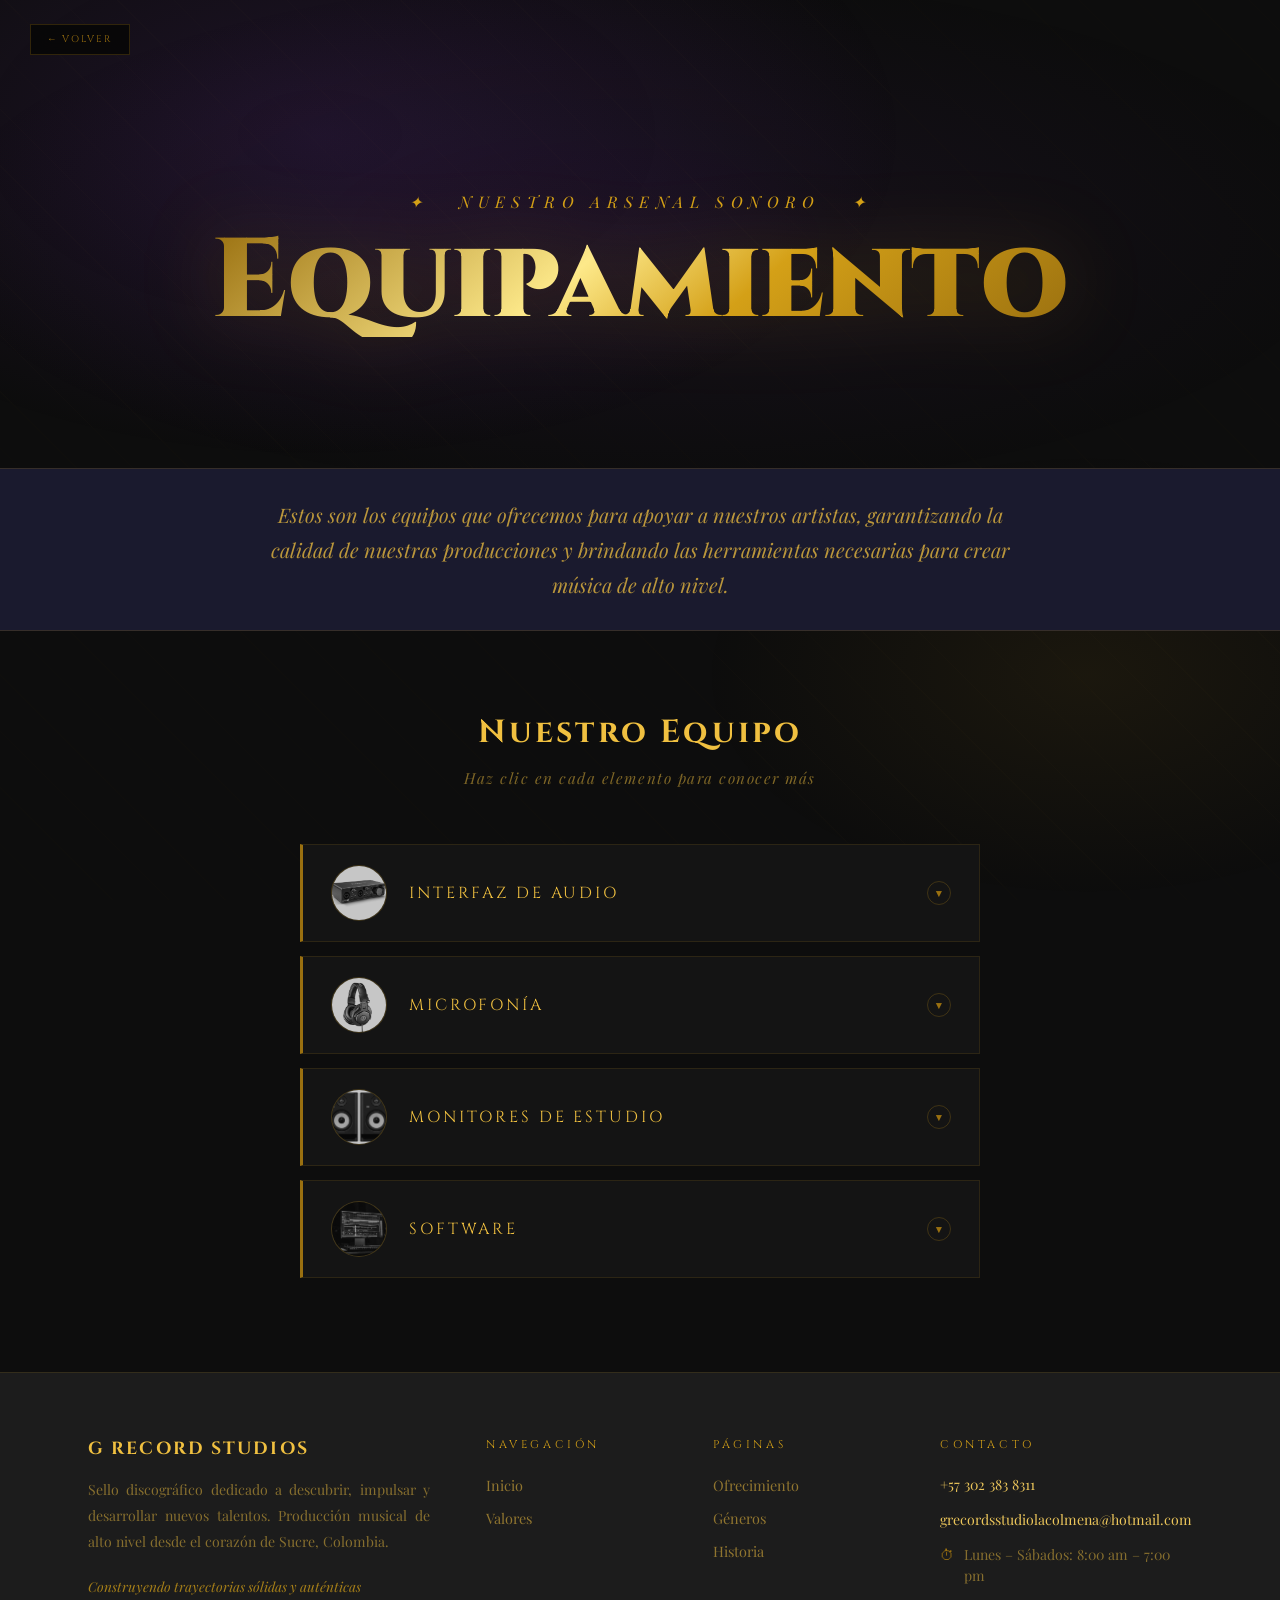
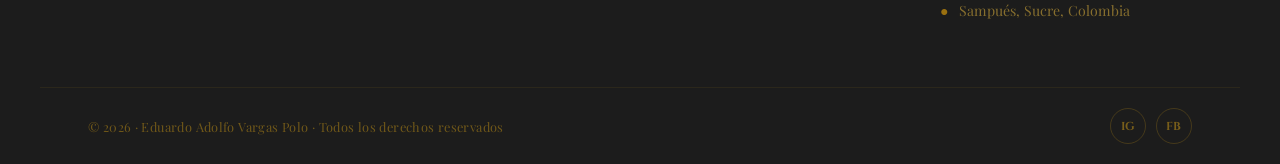
<file: equipamiento.html>
<!DOCTYPE html>
<html lang="es">
<head>
    <meta charset="UTF-8">
    <meta name="viewport" content="width=device-width, initial-scale=1.0">
    <title>Equipamiento — G Records Studios</title>
    <link href="https://fonts.googleapis.com/css2?family=Cinzel:wght@400;700;900&family=Playfair+Display:ital,wght@0,300;0,400;0,700;1,300;1,400&display=swap" rel="stylesheet"/>
    <link rel="stylesheet" href="equipo.css"/>
</head>
<body>

    <!-- Botón volver -->
    <a href="index.html" class="boton-volver">&#8592; Volver</a>

    <!-- CABECERA -->
    <header class="cabecera">
        <p class="subtitulo-pequeno">✦ &nbsp; Nuestro arsenal sonoro &nbsp; ✦</p>
        <h1 class="titulo-pagina">Equipamiento</h1>
    </header>

    <!-- BANDA INTRO -->
    <div class="banda-intro">
        <p>Estos son los equipos que ofrecemos para apoyar a nuestros artistas, garantizando la calidad de nuestras producciones y brindando las herramientas necesarias para crear música de alto nivel.</p>
    </div>

    <!-- LISTA DE EQUIPOS -->
    <section class="seccion-equipos">
        <h2 class="titulo-seccion">Nuestro Equipo</h2>
        <p class="subtitulo-seccion">Haz clic en cada elemento para conocer más</p>

        <!-- Ítem 1: Interfaz -->
        <div class="equipo-item" onclick="toggleEquipo(this)">
            <div class="equipo-cabecera">
                <div class="equipo-icono-wrap">
                    <img src="scarlet.png" alt="Scarlett Focusrite">
                </div>
                <div class="equipo-nombre">Interfaz de Audio</div>
                <div class="equipo-flecha">▼</div>
            </div>
            <div class="equipo-descripcion">
                <p><strong style="color:var(--dorado-claro)">Scarlett Focusrite</strong> — La serie de interfaces de audio USB más vendida del mundo para home studios, podcasts y productores musicales. Ofrece preamplis de alta calidad, baja latencia y conversión de audio de 24 bits que garantizan capturas cristalinas en cada sesión.</p>
            </div>
        </div>

        <!-- Ítem 2: Microfonía -->
        <div class="equipo-item" onclick="toggleEquipo(this)">
            <div class="equipo-cabecera">
                <div class="equipo-icono-wrap">
                    <img src="audiotecna.jpg" alt="Audio Técnica">
                </div>
                <div class="equipo-nombre">Microfonía</div>
                <div class="equipo-flecha">▼</div>
            </div>
            <div class="equipo-descripcion">
                <p><strong style="color:var(--dorado-claro)">Audio Técnica</strong> — Una de las marcas japonesas más prestigiosas a nivel mundial en el diseño y fabricación de equipos de audio profesional y de consumo masivo. Sus micrófonos de condensador son referencia en grabación vocal y de instrumentos en estudios de todo el mundo.</p>
            </div>
        </div>

        <!-- Ítem 3: Monitores -->
        <div class="equipo-item" onclick="toggleEquipo(this)">
            <div class="equipo-cabecera">
                <div class="equipo-icono-wrap">
                    <img src="krk.jpg" alt="KRK Rokit">
                </div>
                <div class="equipo-nombre">Monitores de Estudio</div>
                <div class="equipo-flecha">▼</div>
            </div>
            <div class="equipo-descripcion">
                <p><strong style="color:var(--dorado-claro)">KRK Rokit</strong> — Herramientas de referencia diseñadas principalmente para la producción musical, mezcla, masterización y creación de contenido. Su respuesta de frecuencia amplia y fiel permite tomar decisiones de mezcla precisas que se traducen bien en cualquier sistema de reproducción.</p>
            </div>
        </div>

        <!-- Ítem 4: Software -->
        <div class="equipo-item" onclick="toggleEquipo(this)">
            <div class="equipo-cabecera">
                <div class="equipo-icono-wrap">
                    <img src="studiocube.jpg" alt="FL Studio y Cubase">
                </div>
                <div class="equipo-nombre">Software</div>
                <div class="equipo-flecha">▼</div>
            </div>
            <div class="equipo-descripcion">
                <p><strong style="color:var(--dorado-claro)">FL Studio & Cubase</strong> — Dos de las estaciones de trabajo de audio digital más potentes del mercado. FL Studio destaca por su interfaz intuitiva y actualizaciones gratuitas de por vida, mientras que Cubase es el estándar de la industria para edición MIDI avanzada y grabación multipista profesional.</p>
            </div>
        </div>

    </section>

    <!-- PIE DE PÁGINA -->
    <footer>
        <div class="footer-columnas">

            <div class="footer-marca">
                <div class="footer-nombre">G RECORD STUDIOS</div>
                <p class="footer-descripcion">
                    Sello discográfico dedicado a descubrir, impulsar y desarrollar nuevos talentos.
                    Producción musical de alto nivel desde el corazón de Sucre, Colombia.
                </p>
                <span class="footer-slogan">Construyendo trayectorias sólidas y auténticas</span>
            </div>

            <div>
                <div class="footer-titulo-columna">Navegación</div>
                <ul class="footer-nav">
                    <li><a href="index.html#inicio">Inicio</a></li>
                    <li><a href="index.html#valores">Valores</a></li>
                </ul>
            </div>

            <div>
                <div class="footer-titulo-columna">Páginas</div>
                <ul class="footer-nav">
                    <li><a href="index.html#ofrecemos">Ofrecimiento</a></li>
                    <li><a href="index.html#generos">Géneros</a></li>
                    <li><a href="historia.html">Historia</a></li>
                </ul>
            </div>

              <div>
                <div class="footer-titulo-columna">Contacto</div>
                <div class="footer-dato">
                      <span><a href="https://wa.me/57 302 383 8311"style="color: rgb(235, 197, 90) ; text-decoration:none;">+57 302 383 8311</a> </span>
                </div>
                <div class="footer-dato">
                  <span><a href="mailto:grecordsstudiolacolmena@hotmail.com" style="color: rgb(235, 197, 90) ; text-decoration:none;">grecordsstudiolacolmena@hotmail.com</a></span>
                </div>
                <div class="footer-dato">
                    <span>&#9201;</span><span>Lunes – Sábados: 8:00 am – 7:00 pm</span>
                </div>
                <div class="footer-dato">
                    <span>&#9679;</span><span>Sampués, Sucre, Colombia</span>
                </div>
            </div>

        </div>

        <div class="footer-barra-inferior">
            <p>© 2026 · Eduardo Adolfo Vargas Polo · Todos los derechos reservados</p>
            <div class="footer-redes">
                <a href="https://www.instagram.com/grecordsstudio/" title="Instagram">IG</a>
                <a href="https://www.facebook.com/grecordsstudioworld/" title="Facebook">FB</a>
            </div>
        </div>
    </footer>

    <script src="equipo.js"></script>

</body>
</html>
</file>
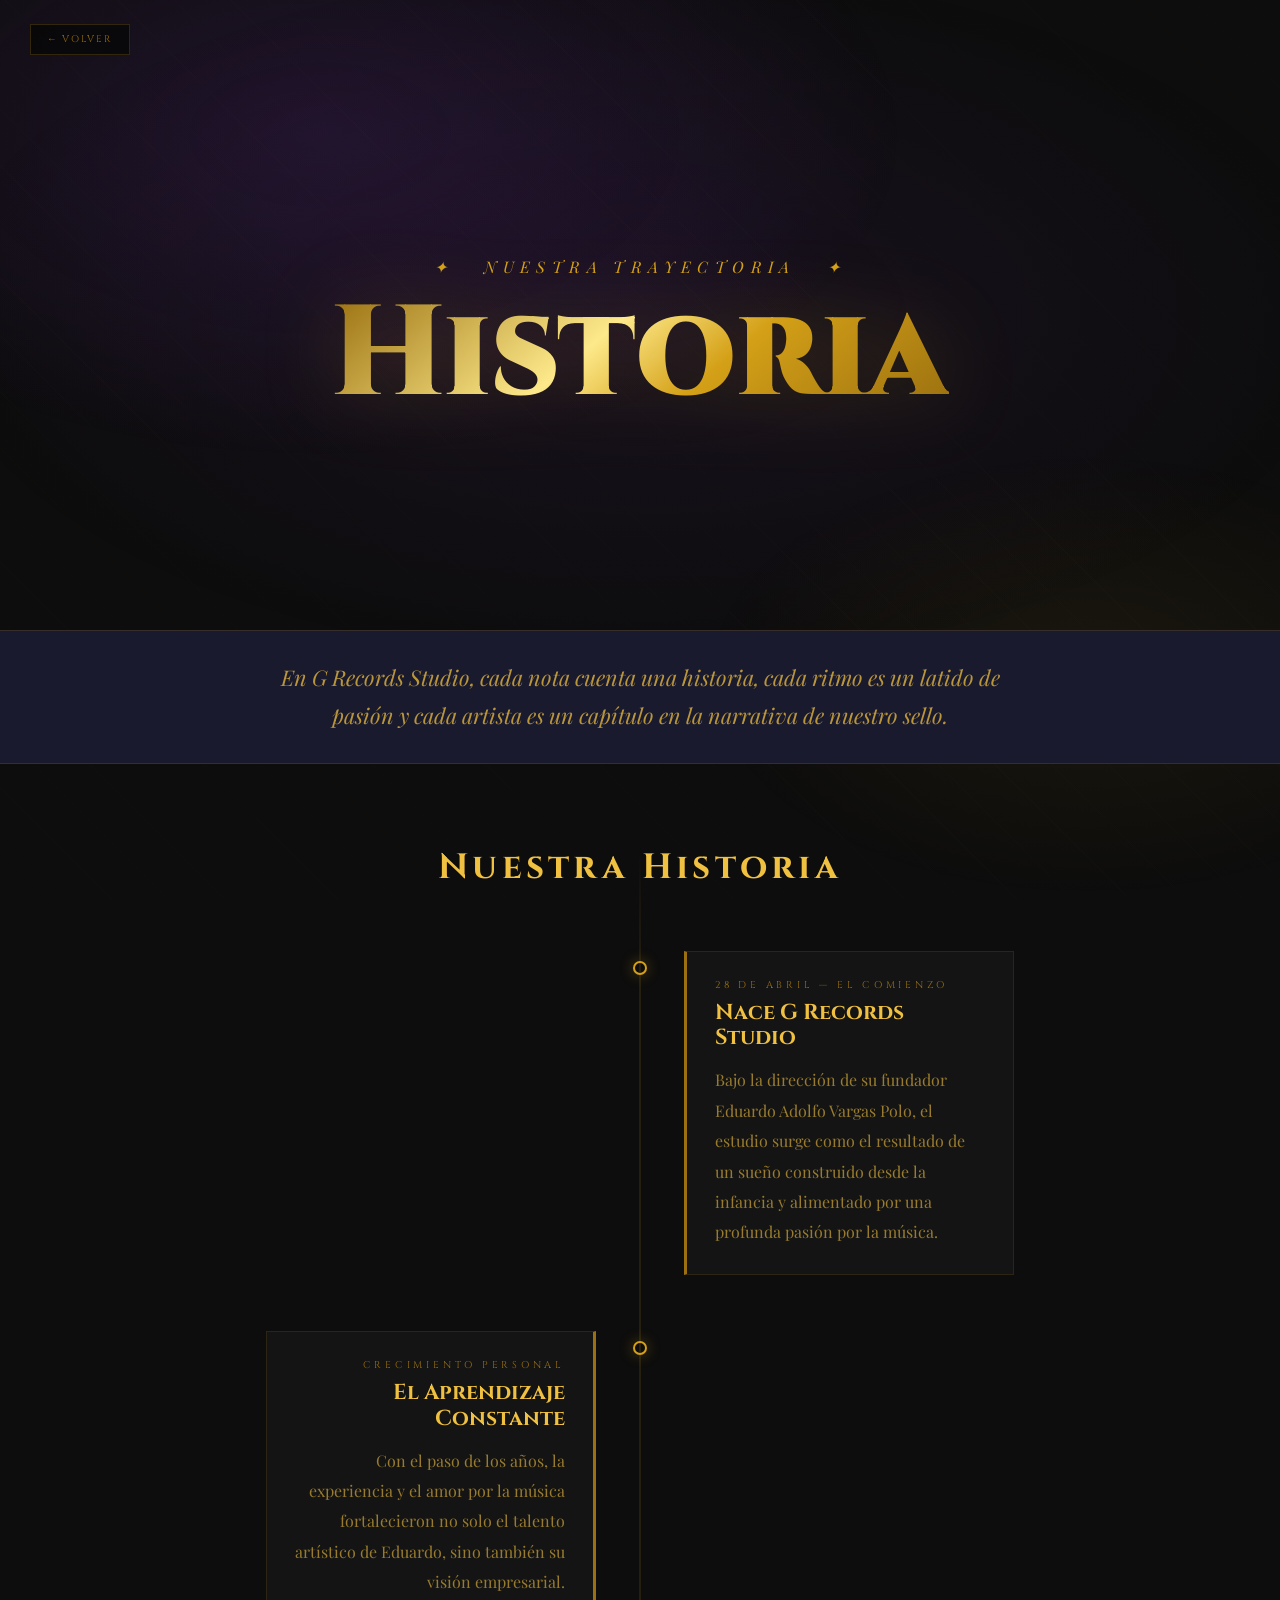
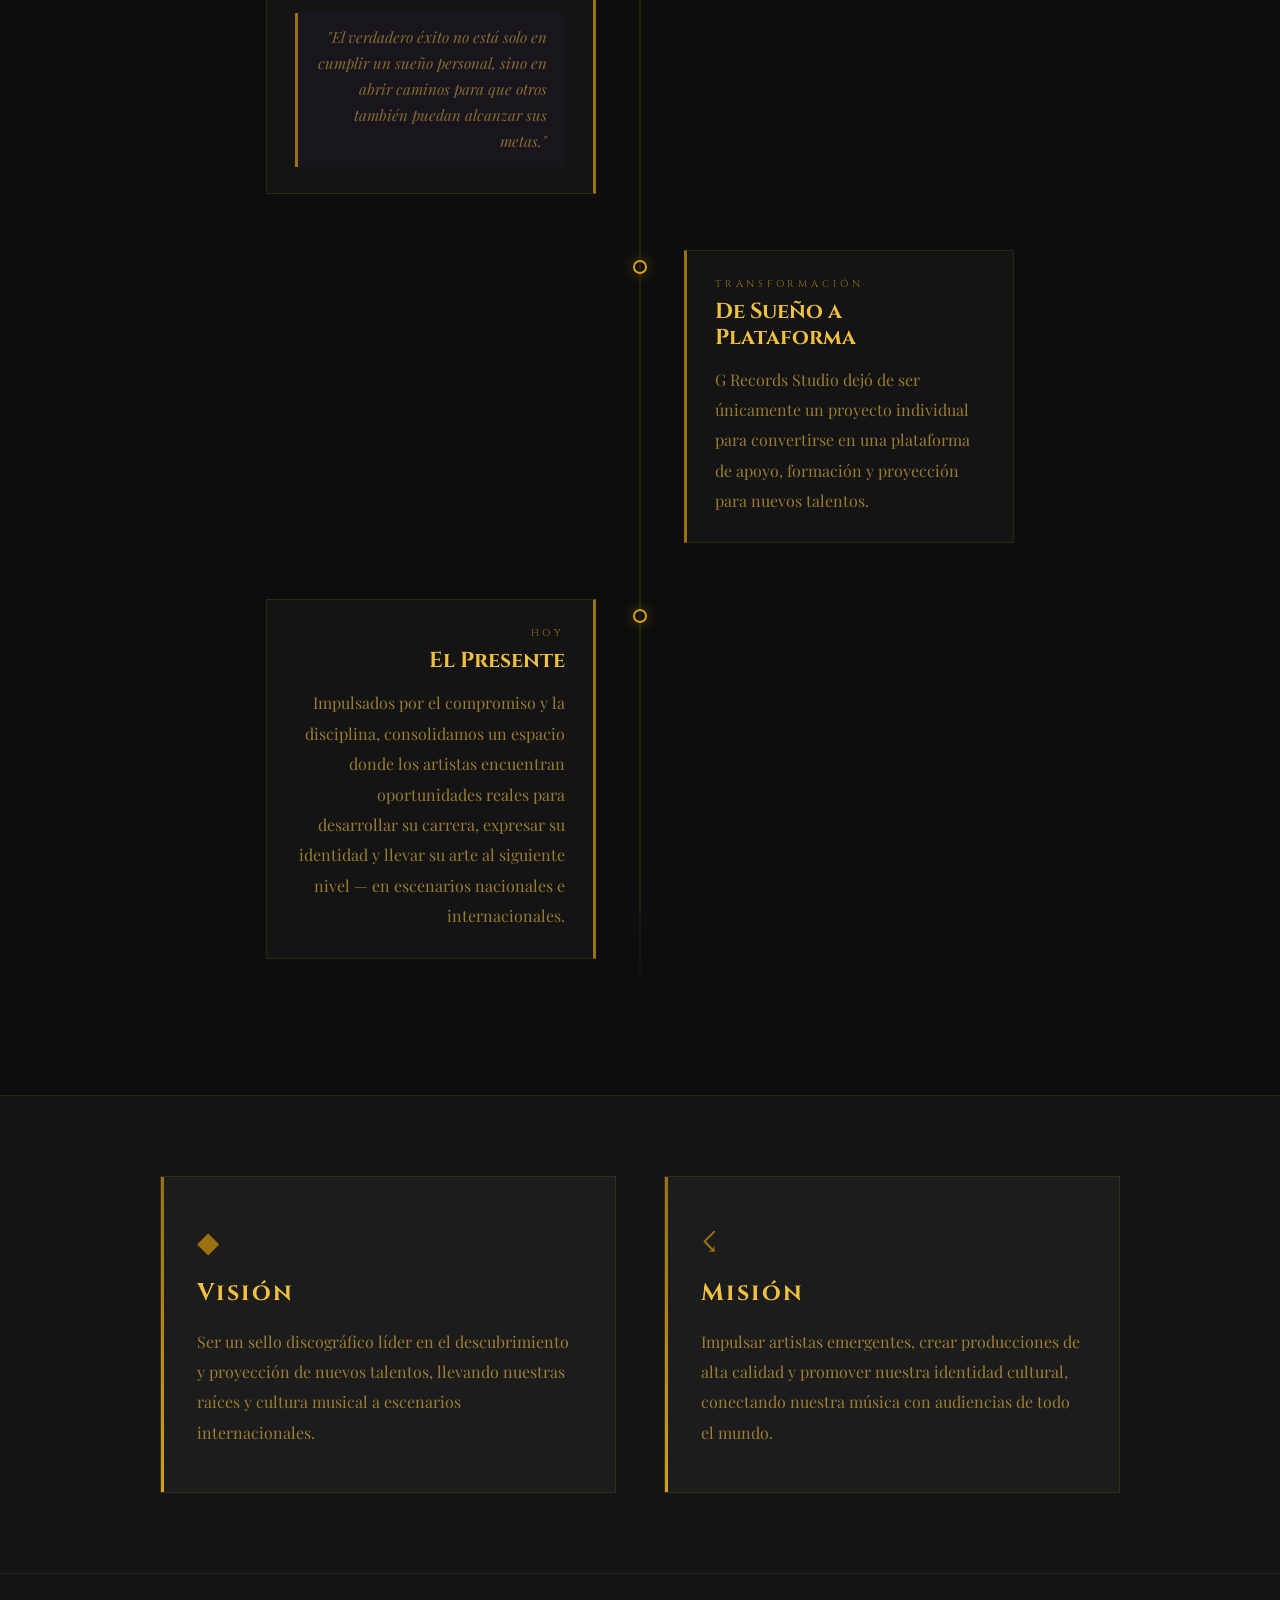
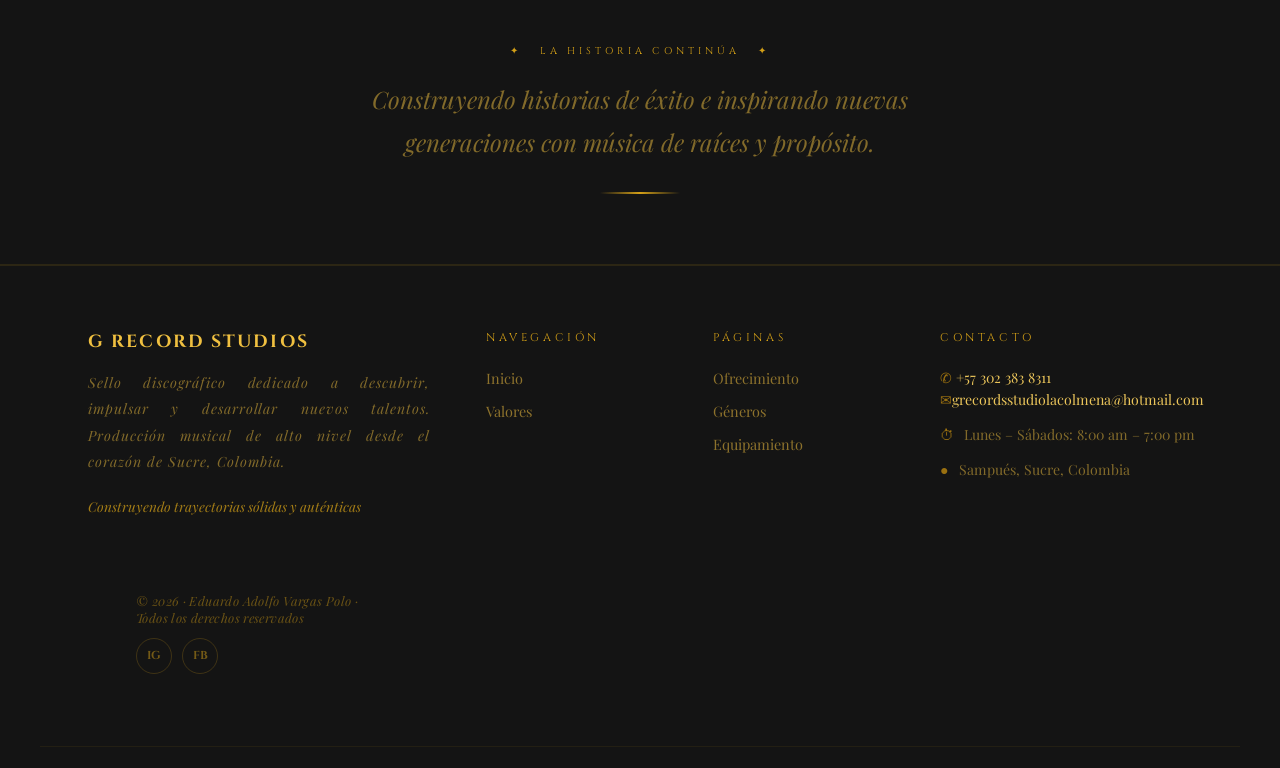
<file: historia.html>
<!DOCTYPE html>
<html lang="es">
<head>
  <meta charset="UTF-8"/>
  <meta name="viewport" content="width=device-width, initial-scale=1.0"/>
  <title>Historia — G Records Studios</title>
  <link href="https://fonts.googleapis.com/css2?family=Cinzel:wght@400;700;900&family=Playfair+Display:ital,wght@0,300;0,400;0,700;1,300;1,400&display=swap" rel="stylesheet"/>
  <link rel="stylesheet" href="historia.css"/>
  <style>
    /* ── Línea de tiempo ─────────────────────────────── */
    .timeline {
      position: relative;
      z-index: 1;
      max-width: 860px;
      margin: 0 auto;
      padding: 80px 40px;
    }

    /* línea central vertical */
    .timeline::before {
      content: '';
      position: absolute;
      left: 50%;
      top: 80px;
      bottom: 80px;
      width: 1px;
      transform: translateX(-50%);
      background: linear-gradient(180deg,
        transparent,
        rgba(212,160,23,.25) 8%,
        rgba(212,160,23,.25) 92%,
        transparent);
    }

    .tl-titulo-seccion {
      font-family: 'Cinzel', serif;
      font-weight: 700;
      font-size: clamp(1.6rem, 3vw, 2.2rem);
      color: var(--dorado-claro);
      text-align: center;
      margin-bottom: 60px;
      letter-spacing: 0.12em;
    }

    /* Cada nodo de la línea de tiempo */
    .tl-nodo {
      display: grid;
      grid-template-columns: 1fr 56px 1fr;
      align-items: start;
      gap: 0;
      margin-bottom: 56px;
      opacity: 0;
      transform: translateY(28px);
      transition: opacity 0.8s ease, transform 0.8s ease;
    }

    .tl-nodo.visible {
      opacity: 1;
      transform: none;
    }

    /* Nodos pares → texto a la derecha, vacío a la izquierda */
    .tl-nodo.derecha .tl-contenido { grid-column: 3; grid-row: 1; }
    .tl-nodo.derecha .tl-punto-col { grid-column: 2; grid-row: 1; }
    .tl-nodo.derecha .tl-vacio     { grid-column: 1; grid-row: 1; }

    /* Nodos impares → texto a la izquierda, vacío a la derecha */
    .tl-nodo.izquierda .tl-contenido { grid-column: 1; grid-row: 1; text-align: right; }
    .tl-nodo.izquierda .tl-punto-col { grid-column: 2; grid-row: 1; }
    .tl-nodo.izquierda .tl-vacio     { grid-column: 3; grid-row: 1; }

    /* Columna del punto central */
    .tl-punto-col {
      display: flex;
      flex-direction: column;
      align-items: center;
      padding-top: 10px;
    }

    .tl-punto {
      width: 14px; height: 14px;
      border-radius: 50%;
      border: 2px solid var(--dorado);
      background: var(--negro);
      box-shadow: 0 0 14px rgba(212,160,23,.35);
      flex-shrink: 0;
    }

    /* Tarjeta de contenido */
    .tl-contenido {
      background: var(--negro-2);
      border: 1px solid rgba(212,160,23,.12);
      padding: 26px 28px;
      margin: 0 16px;
      position: relative;
    }

    .tl-nodo.derecha .tl-contenido {
      border-left: 3px solid var(--dorado-oscuro);
    }

    .tl-nodo.izquierda .tl-contenido {
      border-right: 3px solid var(--dorado-oscuro);
    }

    .tl-etiqueta {
      font-family: 'Cinzel', serif;
      font-size: 0.62rem;
      letter-spacing: 0.38em;
      text-transform: uppercase;
      color: var(--dorado-oscuro);
      margin-bottom: 8px;
      display: block;
    }

    .tl-titulo {
      font-family: 'Cinzel', serif;
      font-weight: 700;
      font-size: clamp(1rem, 2vw, 1.35rem);
      color: var(--dorado-claro);
      margin-bottom: 14px;
      line-height: 1.2;
    }

    .tl-texto {
      font-weight: 300;
      font-size: clamp(0.9rem, 1.6vw, 1rem);
      line-height: 1.9;
      color: rgba(240,192,64,.6);
    }

    /* Cita dentro de la tarjeta */
    .tl-cita {
      border-left: 3px solid var(--dorado-oscuro);
      padding: 12px 18px;
      margin-top: 16px;
      background: rgba(107,47,160,.06);
      font-style: italic;
      font-size: 0.95rem;
      color: rgba(240,192,64,.5);
      line-height: 1.7;
    }

    /* ── Sección Visión / Misión ─────────────────────── */
    .vm-seccion {
      position: relative; z-index: 1;
      background: var(--negro-2);
      border-top: 1px solid rgba(212,160,23,.1);
      padding: 80px 40px;
    }

    .vm-grid {
      max-width: 960px;
      margin: 0 auto;
      display: grid;
      grid-template-columns: 1fr 1fr;
      gap: 48px;
    }

    .vm-tarjeta {
      background: var(--negro-3);
      border: 1px solid rgba(212,160,23,.12);
      padding: 44px 36px;
      position: relative;
      transition: box-shadow 0.3s;
    }

    .vm-tarjeta::before {
      content: '';
      position: absolute;
      top: 0; left: 0;
      width: 3px; height: 100%;
      background: linear-gradient(180deg, var(--dorado-oscuro), var(--dorado));
    }

    .vm-tarjeta:hover {
      box-shadow: 0 0 40px rgba(212,160,23,.08);
    }

    .vm-icono {
      font-size: 1.8rem;
      margin-bottom: 18px;
      display: block;
      color: var(--dorado-oscuro);
    }

    .vm-titulo {
      font-family: 'Cinzel', serif;
      font-weight: 700;
      font-size: clamp(1.1rem, 2vw, 1.5rem);
      color: var(--dorado-claro);
      margin-bottom: 18px;
      letter-spacing: 0.1em;
    }

    .vm-texto {
      font-weight: 300;
      font-size: clamp(0.9rem, 1.5vw, 1rem);
      line-height: 1.9;
      color: rgba(240,192,64,.6);
    }

    @media (max-width: 760px) {
      .timeline::before { display: none; }
      .tl-nodo {
        display: block;
        padding-left: 0;
      }
      .tl-punto-col { display: none; }
      .tl-contenido { margin: 0 0 8px; text-align: left !important; }
      .tl-nodo.derecha .tl-contenido,
      .tl-nodo.izquierda .tl-contenido {
        border-left: 3px solid var(--dorado-oscuro);
        border-right: none;
      }
      .vm-grid { grid-template-columns: 1fr; }
      .timeline { padding: 60px 22px; }
    }
  </style>
</head>
<body>

  <!-- Botón volver -->
  <a href="index.html" class="boton-volver">&#8592; Volver</a>

  <!-- CABECERA -->
  <header class="cabecera">
    <p class="subtitulo-pequeno">✦ &nbsp; Nuestra trayectoria &nbsp; ✦</p>
    <h1 class="titulo-pagina">Historia</h1>
  </header>

  <!-- BANDA INTRODUCTORIA -->
  <div class="banda-intro">
    <p>En G Records Studio, cada nota cuenta una historia, cada ritmo es un latido de pasión y cada artista es un capítulo en la narrativa de nuestro sello.</p>
  </div>

  <!-- LÍNEA DE TIEMPO -->
  <section class="timeline">
    <h2 class="tl-titulo-seccion">Nuestra Historia</h2>

    <!-- Nodo 1 — derecha -->
    <div class="tl-nodo derecha">
      <div class="tl-vacio"></div>
      <div class="tl-punto-col"><div class="tl-punto"></div></div>
      <div class="tl-contenido">
        <span class="tl-etiqueta">28 de Abril — El comienzo</span>
        <h3 class="tl-titulo">Nace G Records Studio</h3>
        <p class="tl-texto">Bajo la dirección de su fundador Eduardo Adolfo Vargas Polo, el estudio surge como el resultado de un sueño construido desde la infancia y alimentado por una profunda pasión por la música.</p>
      </div>
    </div>

    <!-- Nodo 2 — izquierda -->
    <div class="tl-nodo izquierda">
      <div class="tl-contenido">
        <span class="tl-etiqueta">Crecimiento personal</span>
        <h3 class="tl-titulo">El Aprendizaje Constante</h3>
        <p class="tl-texto">Con el paso de los años, la experiencia y el amor por la música fortalecieron no solo el talento artístico de Eduardo, sino también su visión empresarial.</p>
        <div class="tl-cita">"El verdadero éxito no está solo en cumplir un sueño personal, sino en abrir caminos para que otros también puedan alcanzar sus metas."</div>
      </div>
      <div class="tl-punto-col"><div class="tl-punto"></div></div>
      <div class="tl-vacio"></div>
    </div>

    <!-- Nodo 3 — derecha -->
    <div class="tl-nodo derecha">
      <div class="tl-vacio"></div>
      <div class="tl-punto-col"><div class="tl-punto"></div></div>
      <div class="tl-contenido">
        <span class="tl-etiqueta">Transformación</span>
        <h3 class="tl-titulo">De Sueño a Plataforma</h3>
        <p class="tl-texto">G Records Studio dejó de ser únicamente un proyecto individual para convertirse en una plataforma de apoyo, formación y proyección para nuevos talentos.</p>
      </div>
    </div>

    <!-- Nodo 4 — izquierda -->
    <div class="tl-nodo izquierda">
      <div class="tl-contenido">
        <span class="tl-etiqueta">Hoy</span>
        <h3 class="tl-titulo">El Presente</h3>
        <p class="tl-texto">Impulsados por el compromiso y la disciplina, consolidamos un espacio donde los artistas encuentran oportunidades reales para desarrollar su carrera, expresar su identidad y llevar su arte al siguiente nivel — en escenarios nacionales e internacionales.</p>
      </div>
      <div class="tl-punto-col"><div class="tl-punto"></div></div>
      <div class="tl-vacio"></div>
    </div>

  </section>

  <!-- VISIÓN Y MISIÓN -->
  <section class="vm-seccion">
    <div class="vm-grid">

      <div class="vm-tarjeta">
        <span class="vm-icono">&#9670;</span>
        <h3 class="vm-titulo">Visión</h3>
        <p class="vm-texto">Ser un sello discográfico líder en el descubrimiento y proyección de nuevos talentos, llevando nuestras raíces y cultura musical a escenarios internacionales.</p>
      </div>

      <div class="vm-tarjeta">
        <span class="vm-icono">&#9735;</span>
        <h3 class="vm-titulo">Misión</h3>
        <p class="vm-texto">Impulsar artistas emergentes, crear producciones de alta calidad y promover nuestra identidad cultural, conectando nuestra música con audiencias de todo el mundo.</p>
      </div>

    </div>
  </section>

  <!-- CIERRE -->
  <div class="cierre">
    <p class="cierre-etiqueta">✦ &nbsp; La historia continúa &nbsp; ✦</p>
    <p class="cierre-texto">Construyendo historias de éxito e inspirando nuevas generaciones con música de raíces y propósito.</p>
    <div class="cierre-linea"></div>
  </div>

  <!-- PIE DE PÁGINA -->
  <footer>
    <div class="footer-columnas">

      <div>
        <div style="font-family:'Cinzel',serif;font-size:1.1rem;font-weight:700;letter-spacing:.12em;color:var(--dorado-claro);margin-bottom:16px;">G RECORD STUDIOS</div>
        <p style="font-size:.88rem;font-weight:300;line-height:1.85;color:rgba(240,192,64,.5);text-align:justify;margin-bottom:20px;">Sello discográfico dedicado a descubrir, impulsar y desarrollar nuevos talentos. Producción musical de alto nivel desde el corazón de Sucre, Colombia.</p>
        <span style="font-style:italic;font-size:.85rem;color:var(--dorado);opacity:.75;">Construyendo trayectorias sólidas y auténticas</span>
      </div>

      <div>
        <div style="font-family:'Cinzel',serif;font-size:.7rem;letter-spacing:.32em;text-transform:uppercase;color:var(--dorado);margin-bottom:22px;">Navegación</div>
        <ul style="list-style:none;display:flex;flex-direction:column;gap:12px;">
          <li><a href="index.html#inicio" style="font-size:.9rem;font-weight:300;color:rgba(240,192,64,.55);text-decoration:none;">Inicio</a></li>
          <li><a href="index.html#valores" style="font-size:.9rem;font-weight:300;color:rgba(240,192,64,.55);text-decoration:none;">Valores</a></li>
        </ul>
      </div>

      <div>
        <div style="font-family:'Cinzel',serif;font-size:.7rem;letter-spacing:.32em;text-transform:uppercase;color:var(--dorado);margin-bottom:22px;">Páginas</div>
        <ul style="list-style:none;display:flex;flex-direction:column;gap:12px;">
          <li><a href="index.html#ofrecemos" style="font-size:.9rem;font-weight:300;color:rgba(240,192,64,.55);text-decoration:none;">Ofrecimiento</a></li>
          <li><a href="index.html#generos" style="font-size:.9rem;font-weight:300;color:rgba(240,192,64,.55);text-decoration:none;">Géneros</a></li>
          <li><a href="equipamiento.html" style="font-size:.9rem;font-weight:300;color:rgba(240,192,64,.55);text-decoration:none;">Equipamiento</a></li>
        </ul>
      </div>

     <div>
        <div style="font-family:'Cinzel',serif;font-size:.7rem;letter-spacing:.32em;text-transform:uppercase;color:var(--dorado);margin-bottom:22px;">Contacto</div>
        <div style="display:flex;align-items:flex-start;gap:10px;margin-bottom:13px;color:rgba(240,192,64,.5);font-size:.88rem;font-weight:300;line-height:1.55;"><span style="flex-shrink:0;color:var(--dorado-oscuro);">&#9990; <span><a href="https://wa.me/57 302 383 8311"style="color: rgb(235, 197, 90) ; text-decoration:none;">+57 302 383 8311</a> </span>
        <div style="display:flex;align-items:flex-start;gap:10px;margin-bottom:13px;color:rgba(240,192,64,.5);font-size:.88rem;font-weight:300;line-height:1.55;"><span style="flex-shrink:0;color:var(--dorado-oscuro);">&#9993;<span><a href="mailto:grecordsstudiolacolmena@hotmail.com" style="color: rgb(235, 197, 90) ; text-decoration:none;">grecordsstudiolacolmena@hotmail.com</a></span></div>
        <div style="display:flex;align-items:flex-start;gap:10px;margin-bottom:13px;color:rgba(240,192,64,.5);font-size:.88rem;font-weight:300;line-height:1.55;"><span style="flex-shrink:0;color:var(--dorado-oscuro);">&#9201;</span><span>Lunes – Sábados: 8:00 am – 7:00 pm</span></div>
        <div style="display:flex;align-items:flex-start;gap:10px;margin-bottom:13px;color:rgba(240,192,64,.5);font-size:.88rem;font-weight:300;line-height:1.55;"><span style="flex-shrink:0;color:var(--dorado-oscuro);">&#9679;</span><span>Sampués, Sucre, Colombia</span></div>
      </div>

    </div>

    <div class="footer-barra-inferior">
      <p style="font-size:.8rem;color:rgba(212,160,23,.45);font-weight:300;letter-spacing:.03em;">© 2026 · Eduardo Adolfo Vargas Polo · Todos los derechos reservados</p>
      <div style="display:flex;gap:10px;">
        <a href="https://www.instagram.com/grecordsstudio/" style="width:36px;height:36px;border-radius:50%;border:1px solid rgba(212,160,23,.22);display:flex;align-items:center;justify-content:center;color:rgba(212,160,23,.5);font-size:.72rem;font-family:'Cinzel',serif;font-weight:700;text-decoration:none;">IG</a>
        <a href="https://www.facebook.com/grecordsstudioworld/" style="width:36px;height:36px;border-radius:50%;border:1px solid rgba(212,160,23,.22);display:flex;align-items:center;justify-content:center;color:rgba(212,160,23,.5);font-size:.72rem;font-family:'Cinzel',serif;font-weight:700;text-decoration:none;">FB</a>
      </div>
    </div>
  </footer>
// Animación scroll para los nodos de timeline
  <script src="historia.js"></script>

</body>
</html>
</file>
<file: equipo.css>
:root {
            --dorado:        #D4A017;
            --dorado-claro:  #F0C040;
            --dorado-palido: #fde98a;
            --dorado-oscuro: #9A7010;
            --negro:         #0d0d0d;
            --negro-2:       #141414;
            --negro-3:       #1c1c1c;
            --negro-4:       #232323;
            --carbon:        #1a1a2e;
        }

        *, *::before, *::after {
            margin: 0; padding: 0; box-sizing: border-box;
        }

        html { scroll-behavior: smooth; }

        body {
            background-color: var(--negro);
            color: var(--dorado-claro);
            font-family: 'Playfair Display', 'Georgia', serif;
            overflow-x: hidden;
            min-height: 100vh;
        }

        body::before {
            content: '';
            position: fixed;
            inset: 0;
            z-index: 0;
            pointer-events: none;
            background:
                radial-gradient(ellipse 70% 55% at 25% 15%, rgba(107,47,160,.18) 0%, transparent 65%),
                radial-gradient(ellipse 55% 45% at 85% 75%, rgba(212,160,23,.07) 0%, transparent 55%),
                repeating-linear-gradient(45deg, transparent 0 39px, rgba(212,160,23,.012) 39px 40px);
        }

        @keyframes fadeUp {
            from { opacity: 0; transform: translateY(24px); }
            to   { opacity: 1; transform: translateY(0); }
        }

        /* BOTÓN VOLVER */
        .boton-volver {
            position: fixed;
            top: 24px; left: 30px;
            z-index: 300;
            display: flex; align-items: center; gap: 10px;
            font-family: 'Cinzel', serif;
            font-size: 0.6rem;
            letter-spacing: 0.2em;
            text-transform: uppercase;
            color: var(--dorado-oscuro);
            text-decoration: none;
            border: 1px solid rgba(212,160,23,.2);
            padding: 8px 16px;
            background: rgba(7,7,7,.85);
            backdrop-filter: blur(10px);
            transition: color 0.3s, border-color 0.3s;
            opacity: 0;
            animation: fadeUp 0.7s ease forwards 0.2s;
        }
        .boton-volver:hover {
            color: var(--dorado-claro);
            border-color: rgba(107,47,160,.5);
        }

        /* CABECERA */
        .cabecera {
            position: relative;
            z-index: 1;
            min-height: 52vh;
            display: flex;
            flex-direction: column;
            align-items: center;
            justify-content: center;
            text-align: center;
            padding: 110px 32px 50px;
            overflow: hidden;
        }

        .cabecera::before {
            content: '';
            position: absolute;
            inset: 0;
            background: radial-gradient(ellipse 80% 80% at 50% 50%, rgba(107,47,160,.10) 0%, transparent 70%);
            pointer-events: none;
        }

        .subtitulo-pequeno {
            position: relative; z-index: 1;
            font-style: italic; font-weight: 300;
            font-size: clamp(0.8rem, 1.8vw, 1rem);
            letter-spacing: 0.4em;
            color: var(--dorado);
            text-transform: uppercase;
            margin-bottom: 18px;
            opacity: 0;
            animation: fadeUp 0.9s ease forwards 0.35s;
        }

        .titulo-pagina {
            position: relative; z-index: 1;
            font-family: 'Cinzel', serif;
            font-weight: 900;
            font-size: clamp(3rem, 10vw, 7rem);
            line-height: 0.95;
            background: linear-gradient(140deg, var(--dorado-oscuro) 0%, var(--dorado-palido) 42%, var(--dorado) 62%, var(--dorado-oscuro) 100%);
            -webkit-background-clip: text;
            -webkit-text-fill-color: transparent;
            background-clip: text;
            filter: drop-shadow(0 0 40px rgba(212,160,23,.22));
            opacity: 0;
            animation: fadeUp 1s ease forwards 0.5s;
        }

        /* BANDA INTRODUCTORIA */
        .banda-intro {
            position: relative; z-index: 1;
            background: var(--carbon);
            border-top: 1px solid rgba(212,160,23,.15);
            border-bottom: 1px solid rgba(212,160,23,.15);
            padding: 28px 40px;
            text-align: center;
        }
        .banda-intro p {
            font-style: italic;
            font-size: clamp(1rem, 2vw, 1.25rem);
            font-weight: 300;
            line-height: 1.75;
            color: rgba(240,192,64,.75);
            max-width: 760px;
            margin: 0 auto;
        }

        /* SECCIÓN EQUIPOS — lista vertical de iconos */
        .seccion-equipos {
            position: relative; z-index: 1;
            max-width: 760px;
            margin: 0 auto;
            padding: 80px 40px;
        }

        .titulo-seccion {
            font-family: 'Cinzel', serif;
            font-weight: 700;
            font-size: clamp(1.4rem, 3vw, 2rem);
            color: var(--dorado-claro);
            text-align: center;
            margin-bottom: 14px;
            letter-spacing: 0.1em;
        }

        .subtitulo-seccion {
            text-align: center;
            font-style: italic;
            font-weight: 300;
            font-size: 0.95rem;
            color: rgba(240,192,64,.5);
            margin-bottom: 56px;
            letter-spacing: 0.1em;
        }

        /* Cada ítem de equipo */
        .equipo-item {
            border: 1px solid rgba(212,160,23,.12);
            border-left: 3px solid var(--dorado-oscuro);
            background: var(--negro-2);
            margin-bottom: 14px;
            transition: box-shadow 0.3s, border-color 0.3s;
            cursor: pointer;
            overflow: hidden;
        }

        .equipo-item:hover {
            border-color: rgba(212,160,23,.35);
            box-shadow: 0 0 30px rgba(212,160,23,.08);
        }

        /* Fila del encabezado (icono + nombre + flecha) */
        .equipo-cabecera {
            display: flex;
            align-items: center;
            gap: 22px;
            padding: 20px 28px;
            user-select: none;
        }

        .equipo-icono-wrap {
            width: 56px;
            height: 56px;
            flex-shrink: 0;
            border-radius: 50%;
            background: var(--negro-3);
            border: 1px solid rgba(212,160,23,.2);
            display: flex;
            align-items: center;
            justify-content: center;
            overflow: hidden;
            transition: border-color 0.3s;
        }

        .equipo-item.abierto .equipo-icono-wrap {
            border-color: rgba(212,160,23,.5);
        }

        .equipo-icono-wrap img {
            width: 100%;
            height: 100%;
            object-fit: cover;
            opacity: 0.75;
            mix-blend-mode: luminosity;
            transition: opacity 0.3s;
        }

        .equipo-item:hover .equipo-icono-wrap img {
            opacity: 1;
        }

        .equipo-nombre {
            flex: 1;
            font-family: 'Cinzel', serif;
            font-size: clamp(0.8rem, 1.5vw, 1rem);
            letter-spacing: 0.18em;
            text-transform: uppercase;
            color: var(--dorado-claro);
        }

        .equipo-flecha {
            width: 24px;
            height: 24px;
            border: 1px solid rgba(212,160,23,.22);
            border-radius: 50%;
            display: flex;
            align-items: center;
            justify-content: center;
            font-size: 0.65rem;
            color: var(--dorado-oscuro);
            transition: transform 0.35s ease, border-color 0.3s;
        }

        .equipo-item.abierto .equipo-flecha {
            transform: rotate(180deg);
            border-color: rgba(212,160,23,.5);
            color: var(--dorado);
        }

        /* Panel desplegable de descripción */
        .equipo-descripcion {
            max-height: 0;
            overflow: hidden;
            transition: max-height 0.45s ease, padding 0.35s ease;
            padding: 0 28px 0 106px; /* alineado con el texto del nombre */
        }

        .equipo-item.abierto .equipo-descripcion {
            max-height: 300px;
            padding: 0 28px 24px 106px;
        }

        .equipo-descripcion p {
            font-weight: 300;
            font-size: clamp(0.9rem, 1.5vw, 1rem);
            line-height: 1.85;
            color: rgba(240,192,64,.6);
            border-top: 1px solid rgba(212,160,23,.08);
            padding-top: 16px;
        }

        /* ============================================
           PIE DE PÁGINA (idéntico al index.html)
        ============================================ */
        footer {
            position: relative; z-index: 1;
            background: var(--negro-3);
            border-top: 1px solid rgba(212,160,23,.12);
            width: 100%;
        }

        .footer-columnas {
            max-width: 1200px;
            margin: 0 auto;
            display: grid;
            grid-template-columns: 2fr 1fr 1fr 1.2fr;
            gap: 56px;
            padding: 64px 48px 52px;
            border-bottom: 1px solid rgba(212,160,23,.08);
        }

        .footer-marca .footer-nombre {
            font-family: 'Cinzel', serif;
            font-size: 1.1rem; font-weight: 700;
            letter-spacing: 0.12em;
            color: var(--dorado-claro);
            margin-bottom: 16px;
        }

        .footer-descripcion {
            font-size: 0.88rem; font-weight: 300;
            line-height: 1.85;
            color: rgba(240,192,64,.5);
            text-align: justify;
            margin-bottom: 20px;
        }

        .footer-slogan {
            font-style: italic;
            font-size: 0.85rem;
            color: var(--dorado);
            opacity: 0.75;
        }

        .footer-titulo-columna {
            font-family: 'Cinzel', serif;
            font-size: 0.7rem;
            letter-spacing: 0.32em;
            text-transform: uppercase;
            color: var(--dorado);
            margin-bottom: 22px;
        }

        .footer-nav {
            list-style: none;
            display: flex;
            flex-direction: column;
            gap: 12px;
        }

        .footer-nav a {
            font-size: 0.9rem; font-weight: 300;
            color: rgba(240,192,64,.55);
            text-decoration: none;
            transition: color 0.25s, padding-left 0.25s;
            display: inline-block;
        }

        .footer-nav a:hover {
            color: var(--dorado-claro);
            padding-left: 6px;
        }

        .footer-dato {
            display: flex; align-items: flex-start; gap: 10px;
            margin-bottom: 13px;
            color: rgba(240,192,64,.5);
            font-size: 0.88rem; font-weight: 300;
            line-height: 1.55;
        }

        .footer-dato span:first-child {
            flex-shrink: 0;
            color: var(--dorado-oscuro);
        }

        .footer-barra-inferior {
            max-width: 1200px;
            margin: 0 auto;
            padding: 20px 48px;
            display: flex;
            justify-content: space-between;
            align-items: center;
            flex-wrap: wrap;
            gap: 12px;
        }

        .footer-barra-inferior p {
            font-size: 0.8rem;
            color: rgba(212,160,23,.45);
            font-weight: 300;
            letter-spacing: 0.03em;
        }

        .footer-redes {
            display: flex;
            gap: 10px;
        }

        .footer-redes a {
            width: 36px; height: 36px;
            border-radius: 50%;
            border: 1px solid rgba(212,160,23,.22);
            display: flex; align-items: center; justify-content: center;
            color: rgba(212,160,23,.5);
            font-size: 0.72rem;
            font-family: 'Cinzel', serif;
            font-weight: 700;
            letter-spacing: 0.04em;
            text-decoration: none;
            transition: all 0.3s;
        }

        .footer-redes a:hover {
            border-color: var(--dorado);
            color: var(--dorado-claro);
            background: rgba(212,160,23,.08);
            transform: translateY(-2px);
        }

        @media (max-width: 760px) {
            /* Evita desbordamiento horizontal */
            html, body {
                overflow-x: hidden;
                max-width: 100%;
            }

            .seccion-equipos {
                padding: 56px 18px;
                box-sizing: border-box;
                width: 100%;
            }

            .equipo-descripcion,
            .equipo-item.abierto .equipo-descripcion {
                padding-left: 20px;
            }

            /* FOOTER MÓVIL en equipamiento */
            footer {
                width: 100%;
                overflow-x: hidden;
            }

            .footer-columnas {
                grid-template-columns: 1fr;
                gap: 36px;
                padding: 48px 20px 36px;
                width: 100%;
                box-sizing: border-box;
            }

            .footer-marca {
                grid-column: unset;
                text-align: left;
            }

            .footer-titulo-columna {
                font-size: 0.68rem;
                letter-spacing: 0.45em;
                margin-bottom: 14px;
                padding-bottom: 10px;
                border-bottom: 1px solid rgba(212,160,23,.15);
            }

            .footer-dato {
                font-size: 0.88rem;
                word-break: break-word;
            }

            .footer-barra-inferior {
                padding: 16px 20px;
                flex-direction: column;
                align-items: center;
                text-align: center;
                gap: 12px;
                box-sizing: border-box;
                width: 100%;
            }

            .footer-redes {
                justify-content: center;
            }
        }
</file>
<file: historia.css>
/* 
   VARIABLES DE COLOR
   (las mismas que en styles.css)
*/
:root {
  --dorado:        #D4A017;
  --dorado-claro:  #F0C040;
  --dorado-palido: #fde98a;
  --dorado-oscuro: #9A7010;
  --negro:         #0d0d0d;
  --negro-2:       #141414;
  --negro-3:       #1c1c1c;
  --carbon:         #1a1a2e;
  --carbon-2:       #16213e;
  --carbon-3:       #0d0d1a;
}


/* 
   RESET Y BASE
 */
*, *::before, *::after {
  margin: 0;
  padding: 0;
  box-sizing: border-box;
}

html {
  scroll-behavior: smooth;
}

body {
  background-color: var(--negro);
  color: var(--dorado-claro);
  font-family: 'Playfair Display', 'Georgia', serif;
  overflow-x: hidden;
  min-height: 100vh;
}

/* Fondo decorativo con degradados */
body::before {
  content: '';
  position: fixed;
  inset: 0;
  z-index: 0;
  pointer-events: none;
  background:
    radial-gradient(ellipse 70% 55% at 25% 15%, rgba(107,47,160,.2) 0%, transparent 65%),
    radial-gradient(ellipse 55% 45% at 85% 75%, rgba(212,160,23,.07) 0%, transparent 55%),
    repeating-linear-gradient(45deg, transparent 0 39px, rgba(212,160,23,.012) 39px 40px);
}


/* 
   ANIMACIÓN FADE UP (igual que index)
 */
@keyframes fadeUp {
  from { opacity: 0; transform: translateY(24px); }
  to   { opacity: 1; transform: translateY(0); }
}




/* 
   BOTÓN VOLVER
   Fijo en la esquina superior izquierda
 */
.boton-volver {
  position: fixed;
  top: 24px;
  left: 30px;
  z-index: 300;
  display: flex;
  align-items: center;
  gap: 10px;
  font-family: 'Cinzel', 'Georgia', serif;
  font-size: 0.6rem;
  letter-spacing: 0.2em;
  text-transform: uppercase;
  color: var(--dorado-oscuro);
  text-decoration: none;
  border: 1px solid rgba(212,160,23,.2);
  padding: 8px 16px;
  background: rgba(7,7,7,.8);
  backdrop-filter: blur(10px);
  transition: color 0.3s, border-color 0.3s;
  /* Aparece con animación al cargar */
  opacity: 0;
  animation: fadeUp 0.7s ease forwards 0.2s;
}

.boton-volver:hover {
  color: var(--dorado-claro);
  border-color: rgba(107,47,160,.5);
}

.boton-volver svg {
  transition: transform 0.3s;
}

.boton-volver:hover svg {
  transform: translateX(-4px);
}


/*
   CABECERA (hero de la página de historia)
 */
.cabecera {
  position: relative;
  z-index: 1;
  min-height: 70vh;
  display: flex;
  flex-direction: column;
  align-items: center;
  justify-content: center;
  text-align: center;
  padding: 100px 32px 60px;
  overflow: hidden;
}

/* Resplandor morado de fondo */
.cabecera::before {
  content: '';
  position: absolute;
  inset: 0;
  background: radial-gradient(ellipse 80% 80% at 50% 50%, rgba(107,47,160,.12) 0%, transparent 70%);
  pointer-events: none;
}

/* Texto gigante decorativo de fondo ("HISTORIA") */
.texto-fondo {
  position: absolute;
  font-family: 'Cinzel', 'Georgia', serif;
  font-size: clamp(7rem, 18vw, 16rem);
  font-weight: 900;
  z-index: 0;
  color: rgba(107,47,160,.04);  /* casi transparente */
  pointer-events: none;
  user-select: none;             /* no se puede seleccionar con el cursor */
  white-space: nowrap;
}

.subtitulo-pequeno {
  position: relative;
  z-index: 1;
  font-style: italic;
  font-weight: 300;
  font-size: clamp(0.8rem, 1.8vw, 1rem);
  letter-spacing: 0.4em;
  color: var(--dorado);
  text-transform: uppercase;
  margin-bottom: 20px;
  opacity: 0;
  animation: fadeUp 0.9s ease forwards 0.35s;
}

.titulo-pagina {
  position: relative;
  z-index: 1;
  font-family: 'Cinzel', 'Georgia', serif;
  font-weight: 900;
  font-size: clamp(3rem, 10vw, 8rem);
  line-height: 0.92;
  /* Texto con degradado dorado */
  background: linear-gradient(140deg, var(--dorado-oscuro) 0%, var(--dorado-palido) 42%, var(--dorado) 62%, var(--dorado-oscuro) 100%);
  -webkit-background-clip: text;
  -webkit-text-fill-color: transparent;
  background-clip: text;
  filter: drop-shadow(0 0 40px rgba(212,160,23,.22));
  opacity: 0;
  animation: fadeUp 1s ease forwards 0.5s;
}

/* 
   BANDA INTRODUCTORIA
   Franja con fondo morado oscuro
*/
.banda-intro {
  position: relative;
  z-index: 1;
  background: var(--carbon);
  border-top: 1px solid rgba(212,160,23,.15);
  border-bottom: 1px solid rgba(212,160,23,.15);
  padding: 28px 40px;
  text-align: center;
}

.banda-intro p {
  font-style: italic;
  font-size: clamp(1.05rem, 2vw, 1.35rem);
  font-weight: 300;
  line-height: 1.75;
  color: rgba(240,192,64,.75);
  max-width: 760px;
  margin: 0 auto;
}


/* 
   ZONA NARRATIVA
   Contenedor de todos los bloques de historia=*/
.narrativa {
  position: relative;
  z-index: 1;
  max-width: 900px;
  margin: 0 auto;
  padding: 80px 40px;
}

/* Cada bloque tiene: título a la izquierda + texto a la derecha */
.bloque {
  margin-bottom: 80px;
  display: grid;
  grid-template-columns: 220px 1fr;
  gap: 48px;
  align-items: start;
}

/* Columna izquierda de cada bloque (etiqueta + título + línea) */
.bloque-titulo {
  padding-top: 6px;
}


.titulo-bloque {
  font-family: 'Cinzel', 'Georgia', serif;
  font-weight: 700;
  font-size: clamp(1.4rem, 2.8vw, 2.1rem);
  line-height: 1.1;
  color: var(--dorado-claro);
}

/* Línea vertical decorativa debajo del título */
.linea-vertical {
  margin-top: 22px;
  width: 3px;
  height: 60px;
  background: linear-gradient(180deg, var(--dorado-oscuro), transparent);
}

/* Columna derecha de cada bloque (el texto) */
.bloque-texto {
  border-left: 1px solid rgba(212,160,23,.1);
  padding-left: 36px;
}

.bloque-texto p {
  font-weight: 300;
  font-size: clamp(1.05rem, 1.9vw, 1.25rem);
  line-height: 1.95;
  color: rgba(240,192,64,.62);
  margin-bottom: 22px;
}

.bloque-texto p:last-child {
  margin-bottom: 0;
}

/* Cita en fondo morado con borde izquierdo */
.cita-destacada {
  border-left: 3px solid var(--dorado-oscuro);
  margin: 30px 0;
  padding: 18px 24px;
  background: rgba(107,47,160,.06);
}

.cita-destacada p {
  font-style: italic;
  font-size: clamp(1.1rem, 2.1vw, 1.4rem) !important;
  color: rgba(240,192,64,.55) !important;
  line-height: 1.7 !important;
  margin: 0 !important;
}

/* Separador ornamental entre bloques */
.separador-ornamental {
  display: flex;
  align-items: center;
  gap: 18px;
  margin-bottom: 80px;
}

.separador-ornamental span {
  flex: 1;
  height: 1px;
  background: linear-gradient(90deg, rgba(212,160,23,.15), rgba(107,47,160,.2), rgba(212,160,23,.1));
}

.separador-ornamental em {
  color: var(--dorado-oscuro);
  font-size: 0.85rem;
  font-style: normal;
}

/* Espacio vacío para colocar una imagen */
.espacio-imagen {
  width: 100%;
  aspect-ratio: 16 / 9;
  margin: 0 0 26px;
  background: var(--negro-3);
  border: 1px solid rgba(212,160,23,.15);
  border-radius: 1px;
  position: relative;
  overflow: hidden;
  display: flex;
  align-items: center;
  justify-content: center;
}

.espacio-imagen::before {
  content: '';
  position: absolute;
  inset: 0;
  background: linear-gradient(135deg, rgba(107,47,160,.15), rgba(212,160,23,.06));
}

.espacio-imagen::after {
  content: '🖼';
  font-size: 2.5rem;
  opacity: 0.15;
  position: relative;
  z-index: 1;
}

.espacio-imagen-etiqueta {
  position: absolute;
  bottom: 12px;
  left: 50%;
  transform: translateX(-50%);
  font-family: 'Cinzel', 'Georgia', serif;
  font-size: 0.5rem;
  letter-spacing: 0.28em;
  color: rgba(212,160,23,.28);
  white-space: nowrap;
  text-transform: uppercase;
}

/* Bloque de dos columnas (quiénes somos / futuro) */
.bloque-doble {
  display: grid;
  grid-template-columns: 1fr 1fr;
  gap: 60px;
  margin-bottom: 80px;
}

.texto-bloque {
  font-weight: 300;
  font-size: clamp(1rem, 1.8vw, 1.2rem);
  line-height: 1.9;
  color: rgba(240,192,64,.6);
  margin-top: 16px;
}


/* 
   SECCIÓN DE CIERRE
*/
.cierre {
  position: relative;
  z-index: 1;
  background: var(--negro-2);
  border-top: 1px solid rgba(212,160,23,.1);
  text-align: center;
  padding: 70px 40px;
}

.cierre-etiqueta {
  font-family: 'Cinzel', 'Georgia', serif;
  font-size: 0.62rem;
  letter-spacing: 0.4em;
  color: var(--dorado);
  text-transform: uppercase;
  margin-bottom: 20px;
}

.cierre-texto {
  font-style: italic;
  font-weight: 300;
  font-size: clamp(1.1rem, 2.2vw, 1.5rem);
  color: rgba(240,192,64,.5);
  max-width: 640px;
  margin: 0 auto;
  line-height: 1.8;
}

/* Línea dorada debajo del texto de cierre */
.cierre-linea {
  width: 80px;
  height: 2px;
  margin: 28px auto 0;
  background: linear-gradient(90deg, transparent, var(--dorado), transparent);
}


/*
   PIE DE PÁGINA
 */
footer {
  position: relative;
  z-index: 1;
  background: var(--negro-2);
  border-top: 2px solid rgba(212,160,23,.12);
  width: 100vw;
  box-shadow: 0 100vh 0 100vh var(--negro-2);
}

footer p {
  font-style: italic;
  font-size: 1.5rem;
  color: rgba(212,160,23,.25);
  letter-spacing: 0.07em;
}

.footer-columnas {
  max-width: 1200px;
  margin: 0 auto;
  display: grid;
  grid-template-columns: 2fr 1fr 1fr 1.2fr;
  gap: 56px;
  padding: 64px 48px 52px;
  border-bottom: 1px solid rgba(212,160,23,.08);
}

.footer-barra-inferior {
  max-width: 1200px;
  margin: 0 auto;
  padding: 20px 48px;
  display: flex;
  justify-content: space-between;
  align-items: center;
  flex-wrap: wrap;
  gap: 12px;
}


/* 
   RESPONSIVE (pantallas pequeñas)
 */
@media (max-width: 760px) {
  /* Evita desbordamiento horizontal */
  html, body {
    overflow-x: hidden;
    max-width: 100%;
  }

  /* Los bloques pasan a una sola columna */
  .bloque,
  .bloque-doble {
    display: block;
  }

  .bloque-titulo {
    margin-bottom: 20px;
    font-size: 0.95rem;
  }

  .linea-vertical {
    display: none;
  }

  .bloque-texto {
    border-left: none;
    padding-left: 0;
    border-top: 1px solid rgba(212,160,23,.1);
    padding-top: 20px;
  }

  .bloque-doble > div + div {
    margin-top: 40px;
  }

  .narrativa {
    padding: 56px 18px;
    box-sizing: border-box;
    width: 100%;
    overflow-x: hidden;
  }

  .boton-volver {
    top: 12px;
    left: 12px;
    font-size: 0.52rem;
    padding: 6px 12px;
  }

  /* FOOTER MÓVIL en historia */
  footer {
    width: 100%;
    overflow-x: hidden;
  }

  .footer-columnas {
    grid-template-columns: 1fr;
    gap: 36px;
    padding: 48px 20px 36px;
    width: 100%;
    box-sizing: border-box;
  }

  .footer-marca {
    grid-column: unset;
    text-align: left;
  }

  .footer-titulo-columna {
    font-size: 0.68rem;
    letter-spacing: 0.45em;
    margin-bottom: 14px;
    padding-bottom: 10px;
    border-bottom: 1px solid rgba(212,160,23,.15);
  }

  .footer-dato {
    font-size: 0.88rem;
    word-break: break-word;
  }

  .footer-barra-inferior {
    padding: 16px 20px;
    flex-direction: column;
    align-items: center;
    text-align: center;
    gap: 12px;
    box-sizing: border-box;
    width: 100%;
  }

  .footer-redes {
    justify-content: center;
  }
}
</file>
